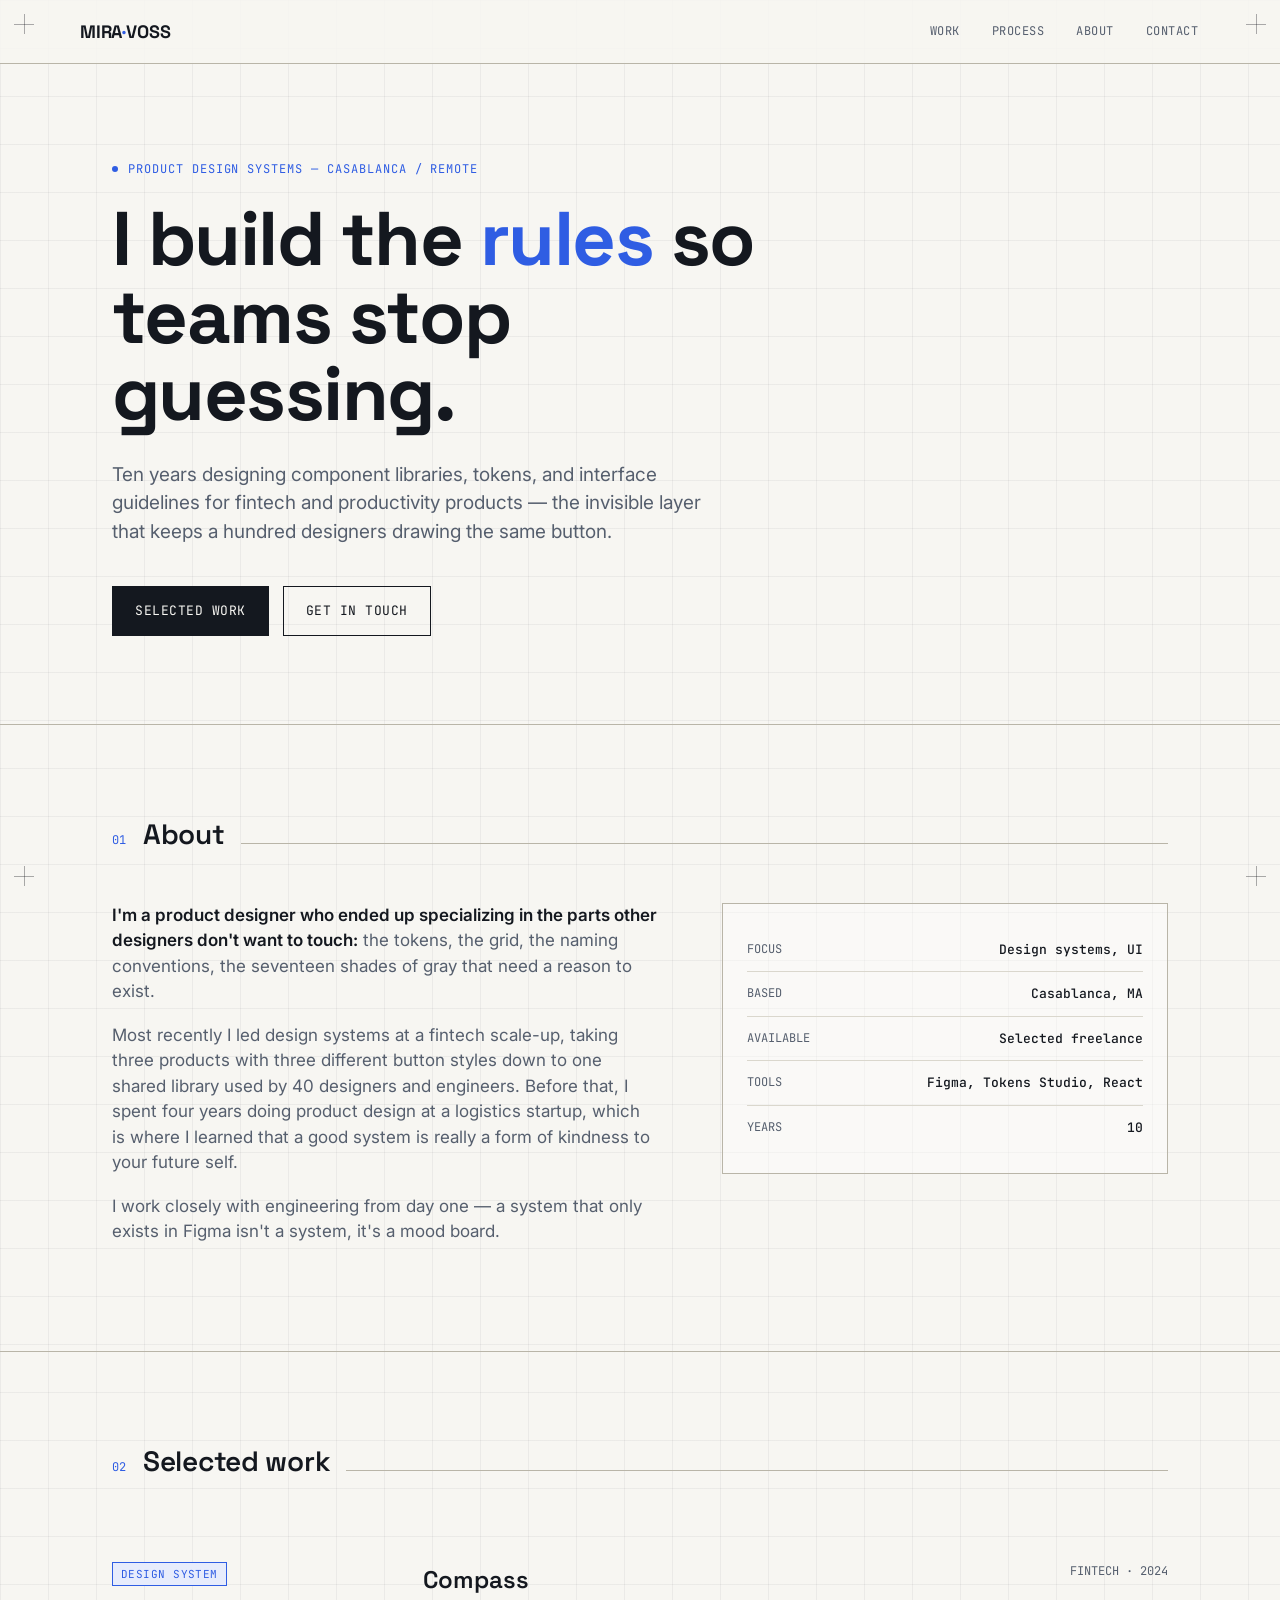
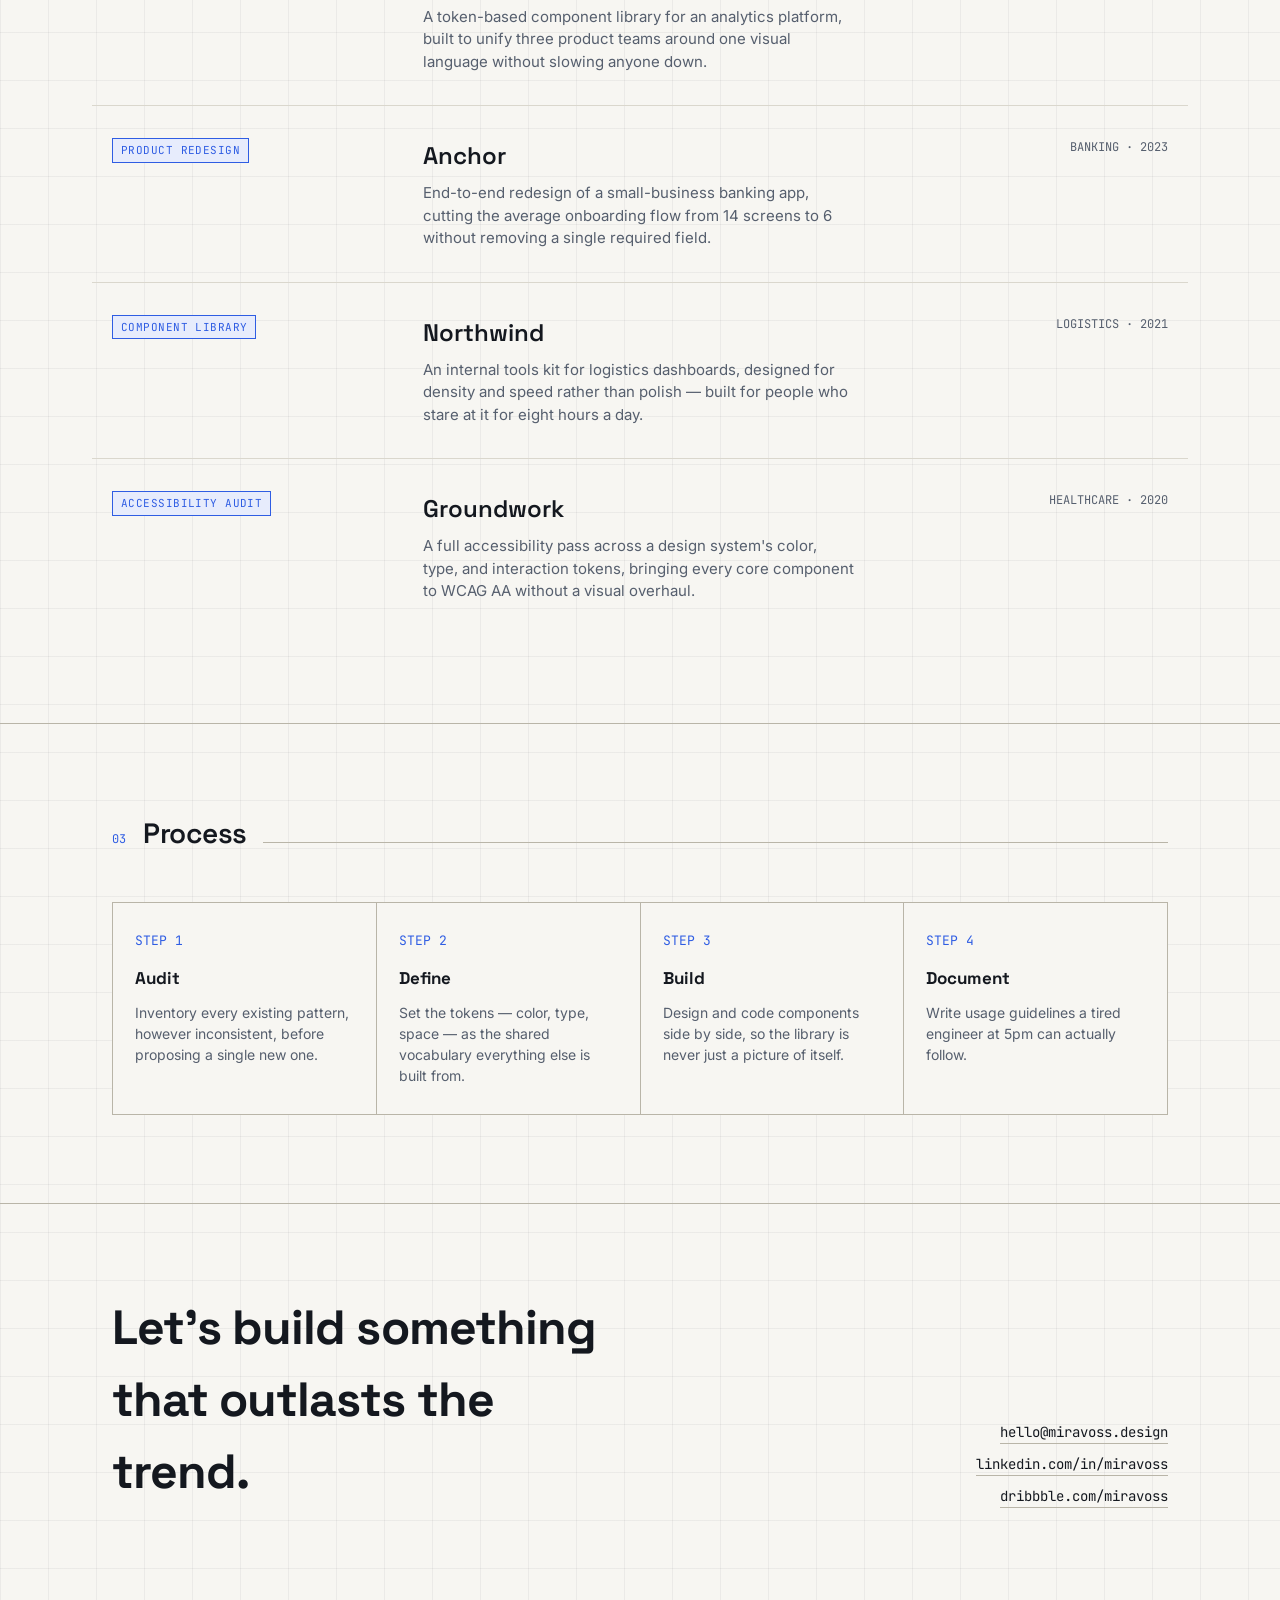
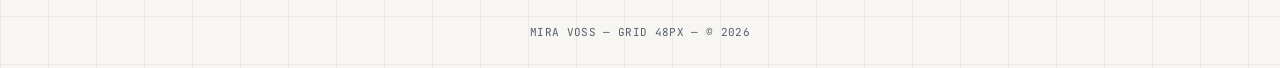
<file: srcs/bonus/static/tools/index.html>
<!DOCTYPE html>
<html lang="en">
<head>
<meta charset="UTF-8">
<meta name="viewport" content="width=device-width, initial-scale=1.0">
<title>Mira Voss — Product Design Systems</title>
<link rel="preconnect" href="https://fonts.googleapis.com">
<link rel="preconnect" href="https://fonts.gstatic.com" crossorigin>
<link href="https://fonts.googleapis.com/css2?family=Space+Grotesk:wght@400;500;600;700&family=Inter:wght@400;500;600&family=JetBrains+Mono:wght@400;500&display=swap" rel="stylesheet">
<style>
  :root{
    --paper:#F7F6F2;
    --ink:#14181F;
    --ink-soft:#565F6E;
    --accent:#2F5DE3;
    --accent-soft:#E7ECFC;
    --signal:#C6FF3D;
    --line:#DAD7CD;
    --line-strong:#B9B5A8;
    --mono: 'JetBrains Mono', monospace;
    --display: 'Space Grotesk', sans-serif;
    --body: 'Inter', sans-serif;
  }

  *{box-sizing:border-box;}
  html{scroll-behavior:smooth;}
  @media (prefers-reduced-motion: reduce){
    html{scroll-behavior:auto;}
    *{animation-duration:0.01ms !important; animation-iteration-count:1 !important; transition-duration:0.01ms !important;}
  }

  body{
    margin:0;
    background:
      linear-gradient(var(--line) 1px, transparent 1px) 0 0/ 100% 48px,
      linear-gradient(90deg, var(--line) 1px, transparent 1px) 0 0/ 48px 100%,
      var(--paper);
    background-attachment:local;
    color:var(--ink);
    font-family:var(--body);
    line-height:1.5;
    opacity:0.999; /* fix for some bg render bugs */
  }
  body{
    background-image:
      linear-gradient(rgba(20,24,31,0.05) 1px, transparent 1px),
      linear-gradient(90deg, rgba(20,24,31,0.05) 1px, transparent 1px);
    background-size:48px 48px;
  }

  .wrap{max-width:1120px; margin:0 auto; padding:0 32px;}

  /* corner registration marks */
  .reg{position:fixed; width:20px; height:20px; z-index:40; pointer-events:none;}
  .reg::before, .reg::after{content:""; position:absolute; background:var(--ink); opacity:0.35;}
  .reg::before{width:100%; height:1px; top:50%;}
  .reg::after{width:1px; height:100%; left:50%;}
  .reg.tl{top:14px; left:14px;}
  .reg.tr{top:14px; right:14px;}
  .reg.bl{bottom:14px; left:14px;}
  .reg.br{bottom:14px; right:14px;}

  header.top{
    position:sticky; top:0; z-index:30;
    background:rgba(247,246,242,0.86);
    backdrop-filter:blur(6px);
    border-bottom:1px solid var(--line-strong);
  }
  .topbar{
    display:flex; align-items:center; justify-content:space-between;
    padding:18px 0;
  }
  .wordmark{
    font-family:var(--display); font-weight:700; font-size:18px; letter-spacing:-0.01em;
    color:var(--ink); text-decoration:none;
  }
  .wordmark span{color:var(--accent);}
  nav.primary{display:flex; gap:28px;}
  nav.primary a{
    font-family:var(--mono); font-size:12px; letter-spacing:0.04em; text-transform:uppercase;
    color:var(--ink-soft); text-decoration:none; padding:4px 2px; border-bottom:1px solid transparent;
  }
  nav.primary a:hover, nav.primary a:focus-visible{color:var(--ink); border-bottom-color:var(--accent);}
  a:focus-visible, button:focus-visible{outline:2px solid var(--accent); outline-offset:3px;}

  /* HERO */
  .hero{
    position:relative;
    padding:96px 0 88px;
    border-bottom:1px solid var(--line-strong);
    overflow:hidden;
    cursor:crosshair;
  }
  .hero-eyebrow{
    font-family:var(--mono); font-size:12px; letter-spacing:0.08em; text-transform:uppercase;
    color:var(--accent); display:flex; align-items:center; gap:10px; margin-bottom:22px;
  }
  .hero-eyebrow .dot{width:6px; height:6px; background:var(--accent); border-radius:50%;}
  h1.hero-title{
    font-family:var(--display); font-weight:700; font-size:clamp(38px, 6.4vw, 76px);
    line-height:1.02; letter-spacing:-0.02em; margin:0 0 28px; max-width:14ch;
  }
  h1.hero-title em{font-style:normal; color:var(--accent);}
  p.hero-sub{
    font-size:19px; color:var(--ink-soft); max-width:52ch; margin:0 0 40px;
  }
  .hero-cta{display:flex; gap:14px; flex-wrap:wrap;}
  .btn{
    font-family:var(--mono); font-size:13px; text-transform:uppercase; letter-spacing:0.04em;
    padding:14px 22px; text-decoration:none; display:inline-flex; align-items:center; gap:8px;
    border:1px solid var(--ink); color:var(--ink); transition:background 0.15s, color 0.15s;
  }
  .btn.solid{background:var(--ink); color:var(--paper);}
  .btn.solid:hover{background:var(--accent); border-color:var(--accent);}
  .btn.ghost:hover{background:var(--ink); color:var(--paper);}

  .coord{
    position:absolute; font-family:var(--mono); font-size:11px; color:var(--ink-soft);
    opacity:0; transition:opacity 0.1s; white-space:nowrap;
  }
  .crosshair{
    position:absolute; width:22px; height:22px; pointer-events:none; opacity:0;
    transition:opacity 0.12s;
  }
  .crosshair::before, .crosshair::after{content:""; position:absolute; background:var(--accent);}
  .crosshair::before{width:100%; height:1px; top:50%; left:0;}
  .crosshair::after{width:1px; height:100%; left:50%; top:0;}

  /* SECTION LABEL SYSTEM */
  .section{padding:88px 0; border-bottom:1px solid var(--line-strong); position:relative;}
  .section-label{
    display:flex; align-items:baseline; gap:16px; margin-bottom:48px;
  }
  .section-label .idx{
    font-family:var(--mono); font-size:12px; color:var(--accent); letter-spacing:0.04em;
  }
  .section-label h2{
    font-family:var(--display); font-size:28px; font-weight:600; margin:0; letter-spacing:-0.01em;
  }
  .section-label .rule{flex:1; height:1px; background:var(--line-strong);}

  /* ABOUT */
  .about-grid{display:grid; grid-template-columns:1.1fr 0.9fr; gap:64px; align-items:start;}
  .about-grid p{font-size:17px; color:var(--ink-soft); margin:0 0 18px;}
  .about-grid p strong{color:var(--ink); font-weight:600;}
  .stat-block{
    border:1px solid var(--line-strong); padding:24px; background:rgba(255,255,255,0.4);
  }
  .stat-row{display:flex; justify-content:space-between; padding:12px 0; border-bottom:1px solid var(--line);}
  .stat-row:last-child{border-bottom:none;}
  .stat-row .k{font-family:var(--mono); font-size:12px; color:var(--ink-soft); text-transform:uppercase;}
  .stat-row .v{font-family:var(--mono); font-size:13px; color:var(--ink); font-weight:500;}

  /* WORK */
  .work-list{display:flex; flex-direction:column;}
  .work-item{
    display:grid; grid-template-columns:0.9fr 1.6fr 0.7fr; gap:32px;
    padding:32px 0; border-top:1px solid var(--line);
    position:relative;
  }
  .work-item:first-child{border-top:none;}
  .work-item:hover{background:var(--accent-soft);}
  .work-item{margin:0 -20px; padding-left:20px; padding-right:20px;}
  .work-tag{
    font-family:var(--mono); font-size:11px; text-transform:uppercase; letter-spacing:0.04em;
    color:var(--accent); background:var(--accent-soft); padding:3px 8px; align-self:start;
    border:1px solid var(--accent); width:fit-content;
  }
  .work-item:hover .work-tag{background:var(--signal); border-color:var(--ink); color:var(--ink);}
  .work-name{font-family:var(--display); font-size:24px; font-weight:600; margin:0 0 8px;}
  .work-desc{color:var(--ink-soft); font-size:15px; margin:0; max-width:48ch;}
  .work-meta{
    font-family:var(--mono); font-size:12px; color:var(--ink-soft);
    display:flex; flex-direction:column; gap:6px; align-items:flex-end; text-align:right;
  }
  .work-meta .spec{opacity:0; transition:opacity 0.15s;}
  .work-item:hover .spec{opacity:1;}

  @media (max-width:800px){
    .work-item{grid-template-columns:1fr;}
    .work-meta{align-items:flex-start; text-align:left;}
    .about-grid{grid-template-columns:1fr;}
  }

  /* PROCESS */
  .process-list{
    display:grid; grid-template-columns:repeat(4, 1fr); gap:1px;
    background:var(--line-strong); border:1px solid var(--line-strong);
  }
  .process-item{background:var(--paper); padding:28px 22px;}
  .process-num{font-family:var(--mono); color:var(--accent); font-size:13px; margin-bottom:16px;}
  .process-item h3{font-family:var(--display); font-size:17px; margin:0 0 10px;}
  .process-item p{font-size:14px; color:var(--ink-soft); margin:0;}
  @media (max-width:800px){.process-list{grid-template-columns:1fr;}}

  /* CONTACT */
  .contact-inner{display:flex; justify-content:space-between; align-items:flex-end; flex-wrap:wrap; gap:32px;}
  .contact-title{font-family:var(--display); font-size:clamp(30px,4.5vw,48px); font-weight:700; margin:0; max-width:16ch; letter-spacing:-0.02em;}
  .contact-links{display:flex; flex-direction:column; gap:10px; align-items:flex-end;}
  .contact-links a{font-family:var(--mono); font-size:14px; color:var(--ink); text-decoration:none; border-bottom:1px solid var(--line-strong);}
  .contact-links a:hover{border-color:var(--accent); color:var(--accent);}
  @media (max-width:700px){.contact-links{align-items:flex-start;}}

  footer{padding:28px 0; text-align:center;}
  footer p{font-family:var(--mono); font-size:11px; color:var(--ink-soft); margin:0; letter-spacing:0.03em;}
</style>
</head>
<body>

<div class="reg tl"></div>
<div class="reg tr"></div>
<div class="reg bl"></div>
<div class="reg br"></div>

<header class="top">
  <div class="wrap topbar">
    <a href="#" class="wordmark">MIRA<span>·</span>VOSS</a>
    <nav class="primary">
      <a href="#work">Work</a>
      <a href="#process">Process</a>
      <a href="#about">About</a>
      <a href="#contact">Contact</a>
    </nav>
  </div>
</header>

<section class="hero" id="hero">
  <div class="wrap">
    <div class="hero-eyebrow"><span class="dot"></span>PRODUCT DESIGN SYSTEMS — CASABLANCA / REMOTE</div>
    <h1 class="hero-title">I build the <em>rules</em> so teams stop guessing.</h1>
    <p class="hero-sub">Ten years designing component libraries, tokens, and interface guidelines for fintech and productivity products — the invisible layer that keeps a hundred designers drawing the same button.</p>
    <div class="hero-cta">
      <a href="#work" class="btn solid">Selected work</a>
      <a href="#contact" class="btn ghost">Get in touch</a>
    </div>
  </div>
  <div class="crosshair" id="crosshair"></div>
  <div class="coord" id="coord"></div>
</section>

<section class="section" id="about">
  <div class="wrap">
    <div class="section-label"><span class="idx">01</span><h2>About</h2><span class="rule"></span></div>
    <div class="about-grid">
      <div>
        <p><strong>I'm a product designer who ended up specializing in the parts other designers don't want to touch:</strong> the tokens, the grid, the naming conventions, the seventeen shades of gray that need a reason to exist.</p>
        <p>Most recently I led design systems at a fintech scale-up, taking three products with three different button styles down to one shared library used by 40 designers and engineers. Before that, I spent four years doing product design at a logistics startup, which is where I learned that a good system is really a form of kindness to your future self.</p>
        <p>I work closely with engineering from day one — a system that only exists in Figma isn't a system, it's a mood board.</p>
      </div>
      <div class="stat-block">
        <div class="stat-row"><span class="k">Focus</span><span class="v">Design systems, UI</span></div>
        <div class="stat-row"><span class="k">Based</span><span class="v">Casablanca, MA</span></div>
        <div class="stat-row"><span class="k">Available</span><span class="v">Selected freelance</span></div>
        <div class="stat-row"><span class="k">Tools</span><span class="v">Figma, Tokens Studio, React</span></div>
        <div class="stat-row"><span class="k">Years</span><span class="v">10</span></div>
      </div>
    </div>
  </div>
</section>

<section class="section" id="work">
  <div class="wrap">
    <div class="section-label"><span class="idx">02</span><h2>Selected work</h2><span class="rule"></span></div>
    <div class="work-list">

      <div class="work-item">
        <span class="work-tag">Design system</span>
        <div>
          <h3 class="work-name">Compass</h3>
          <p class="work-desc">A token-based component library for an analytics platform, built to unify three product teams around one visual language without slowing anyone down.</p>
        </div>
        <div class="work-meta">
          <span>FINTECH · 2024</span>
          <span class="spec">142 COMPONENTS</span>
          <span class="spec">40 ADOPTERS</span>
        </div>
      </div>

      <div class="work-item">
        <span class="work-tag">Product redesign</span>
        <div>
          <h3 class="work-name">Anchor</h3>
          <p class="work-desc">End-to-end redesign of a small-business banking app, cutting the average onboarding flow from 14 screens to 6 without removing a single required field.</p>
        </div>
        <div class="work-meta">
          <span>BANKING · 2023</span>
          <span class="spec">6 SCREENS</span>
          <span class="spec">−38% DROP-OFF</span>
        </div>
      </div>

      <div class="work-item">
        <span class="work-tag">Component library</span>
        <div>
          <h3 class="work-name">Northwind</h3>
          <p class="work-desc">An internal tools kit for logistics dashboards, designed for density and speed rather than polish — built for people who stare at it for eight hours a day.</p>
        </div>
        <div class="work-meta">
          <span>LOGISTICS · 2021</span>
          <span class="spec">88 COMPONENTS</span>
          <span class="spec">12 INTERNAL APPS</span>
        </div>
      </div>

      <div class="work-item">
        <span class="work-tag">Accessibility audit</span>
        <div>
          <h3 class="work-name">Groundwork</h3>
          <p class="work-desc">A full accessibility pass across a design system's color, type, and interaction tokens, bringing every core component to WCAG AA without a visual overhaul.</p>
        </div>
        <div class="work-meta">
          <span>HEALTHCARE · 2020</span>
          <span class="spec">WCAG AA</span>
          <span class="spec">210 TOKENS AUDITED</span>
        </div>
      </div>

    </div>
  </div>
</section>

<section class="section" id="process">
  <div class="wrap">
    <div class="section-label"><span class="idx">03</span><h2>Process</h2><span class="rule"></span></div>
    <div class="process-list">
      <div class="process-item">
        <div class="process-num">STEP 1</div>
        <h3>Audit</h3>
        <p>Inventory every existing pattern, however inconsistent, before proposing a single new one.</p>
      </div>
      <div class="process-item">
        <div class="process-num">STEP 2</div>
        <h3>Define</h3>
        <p>Set the tokens — color, type, space — as the shared vocabulary everything else is built from.</p>
      </div>
      <div class="process-item">
        <div class="process-num">STEP 3</div>
        <h3>Build</h3>
        <p>Design and code components side by side, so the library is never just a picture of itself.</p>
      </div>
      <div class="process-item">
        <div class="process-num">STEP 4</div>
        <h3>Document</h3>
        <p>Write usage guidelines a tired engineer at 5pm can actually follow.</p>
      </div>
    </div>
  </div>
</section>

<section class="section" id="contact" style="border-bottom:none;">
  <div class="wrap contact-inner">
    <h2 class="contact-title">Let's build something that outlasts the trend.</h2>
    <div class="contact-links">
      <a href="mailto:hello@miravoss.design">hello@miravoss.design</a>
      <a href="#">linkedin.com/in/miravoss</a>
      <a href="#">dribbble.com/miravoss</a>
    </div>
  </div>
</section>

<footer>
  <p>MIRA VOSS — GRID 48PX — © 2026</p>
</footer>

<script>
  const hero = document.getElementById('hero');
  const crosshair = document.getElementById('crosshair');
  const coord = document.getElementById('coord');
  const reduceMotion = window.matchMedia('(prefers-reduced-motion: reduce)').matches;

  if (!reduceMotion) {
    hero.addEventListener('mousemove', (e) => {
      const rect = hero.getBoundingClientRect();
      const x = Math.round(e.clientX - rect.left);
      const y = Math.round(e.clientY - rect.top);
      crosshair.style.opacity = '0.9';
      crosshair.style.left = (x - 11) + 'px';
      crosshair.style.top = (y - 11) + 'px';
      coord.style.opacity = '0.8';
      coord.style.left = (x + 16) + 'px';
      coord.style.top = (y - 18) + 'px';
      coord.textContent = 'X ' + x + '  Y ' + y;
    });
    hero.addEventListener('mouseleave', () => {
      crosshair.style.opacity = '0';
      coord.style.opacity = '0';
    });
  }
</script>

</body>
</html>
</file>
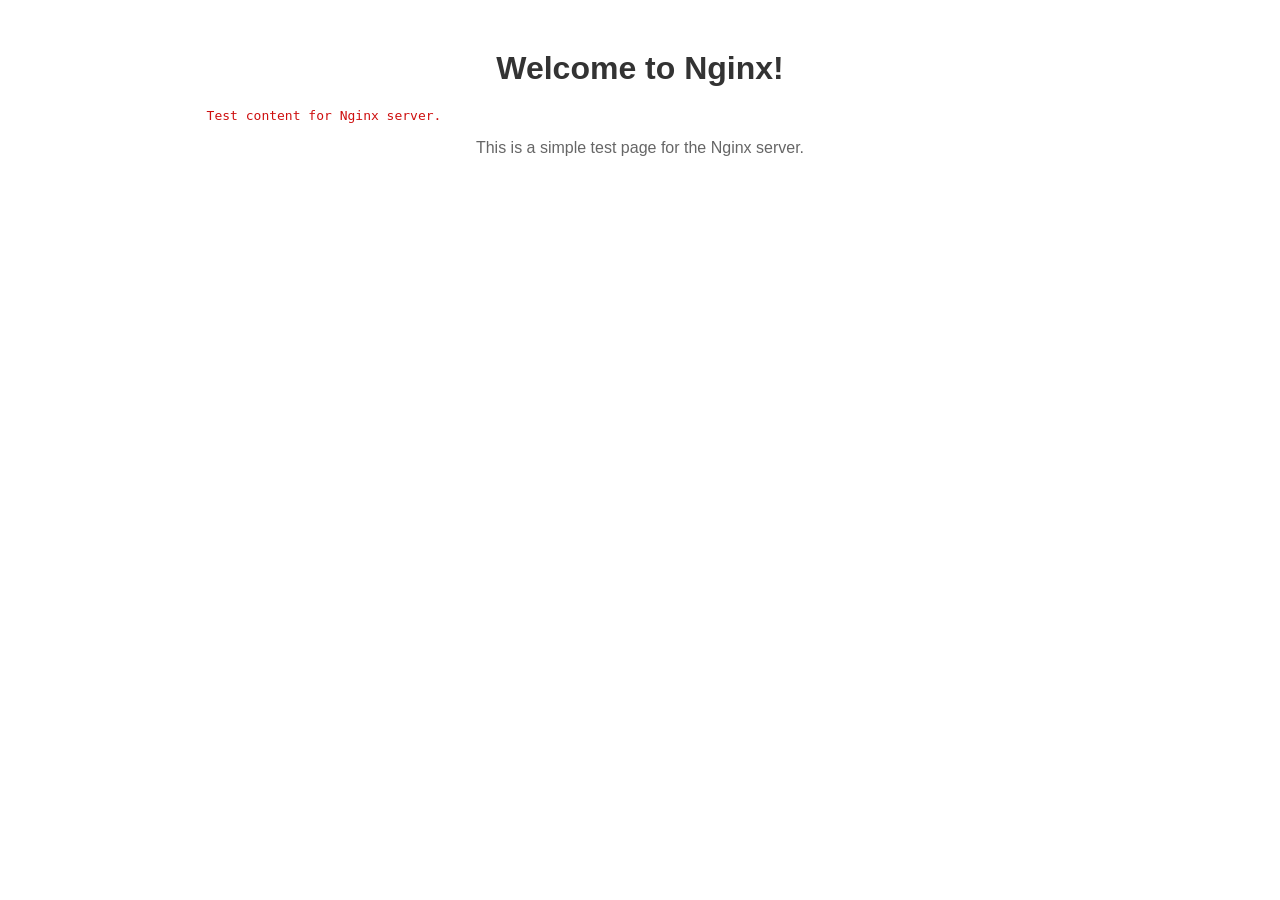
<file: srcs/requirement/nginx/tools/index.html>
<html>
    <head>
        <title>Nginx Test</title>
    </head>
    <style>
        body {
            font-family: Arial, sans-serif;
            text-align: center;
            margin-top: 50px;
        }
        h1 {
            color: #333;
        }
        p {
            color: #666;
        }
    </style>
    <body>
        <h1>Welcome to Nginx!</h1>
        <pre style="width: 50%;color: #ce0f0f;">Test content for Nginx server.</pre>
        <p>This is a simple test page for the Nginx server.</p>
    </body>
</html>
</file>
